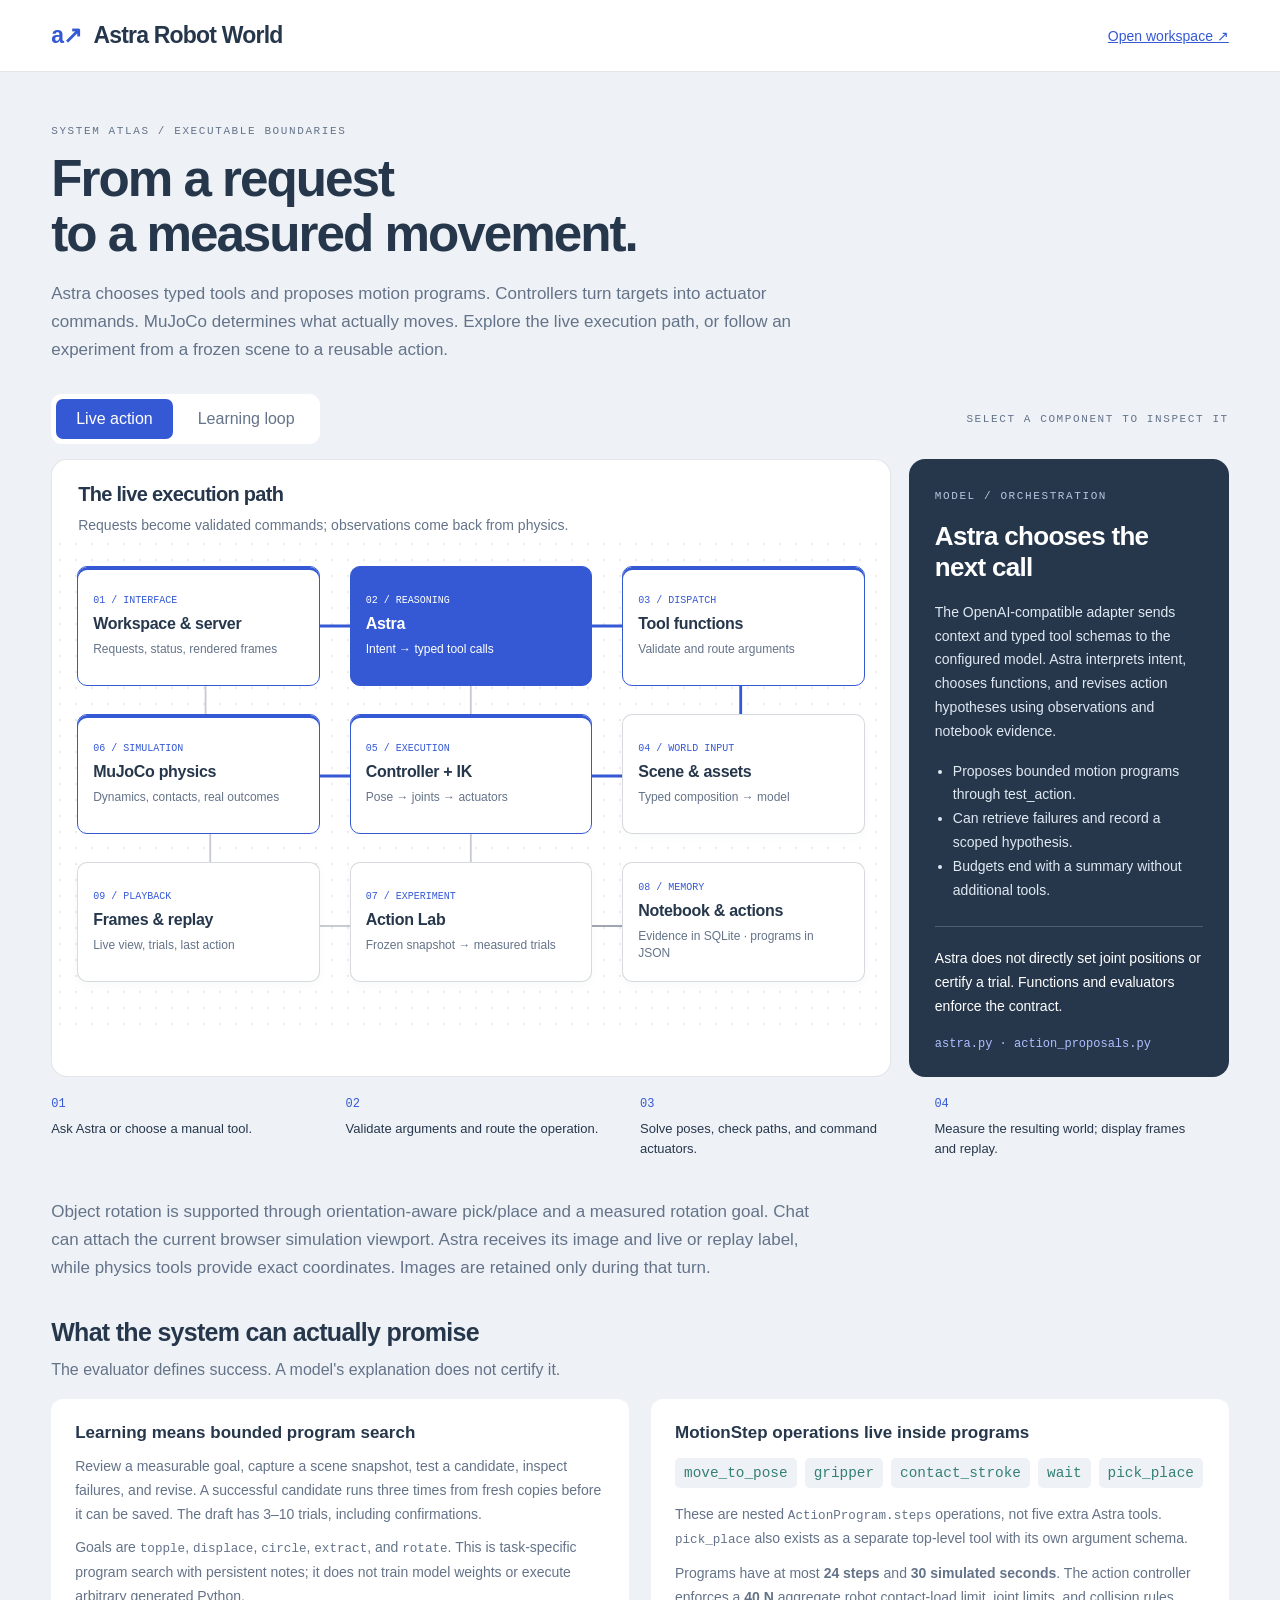
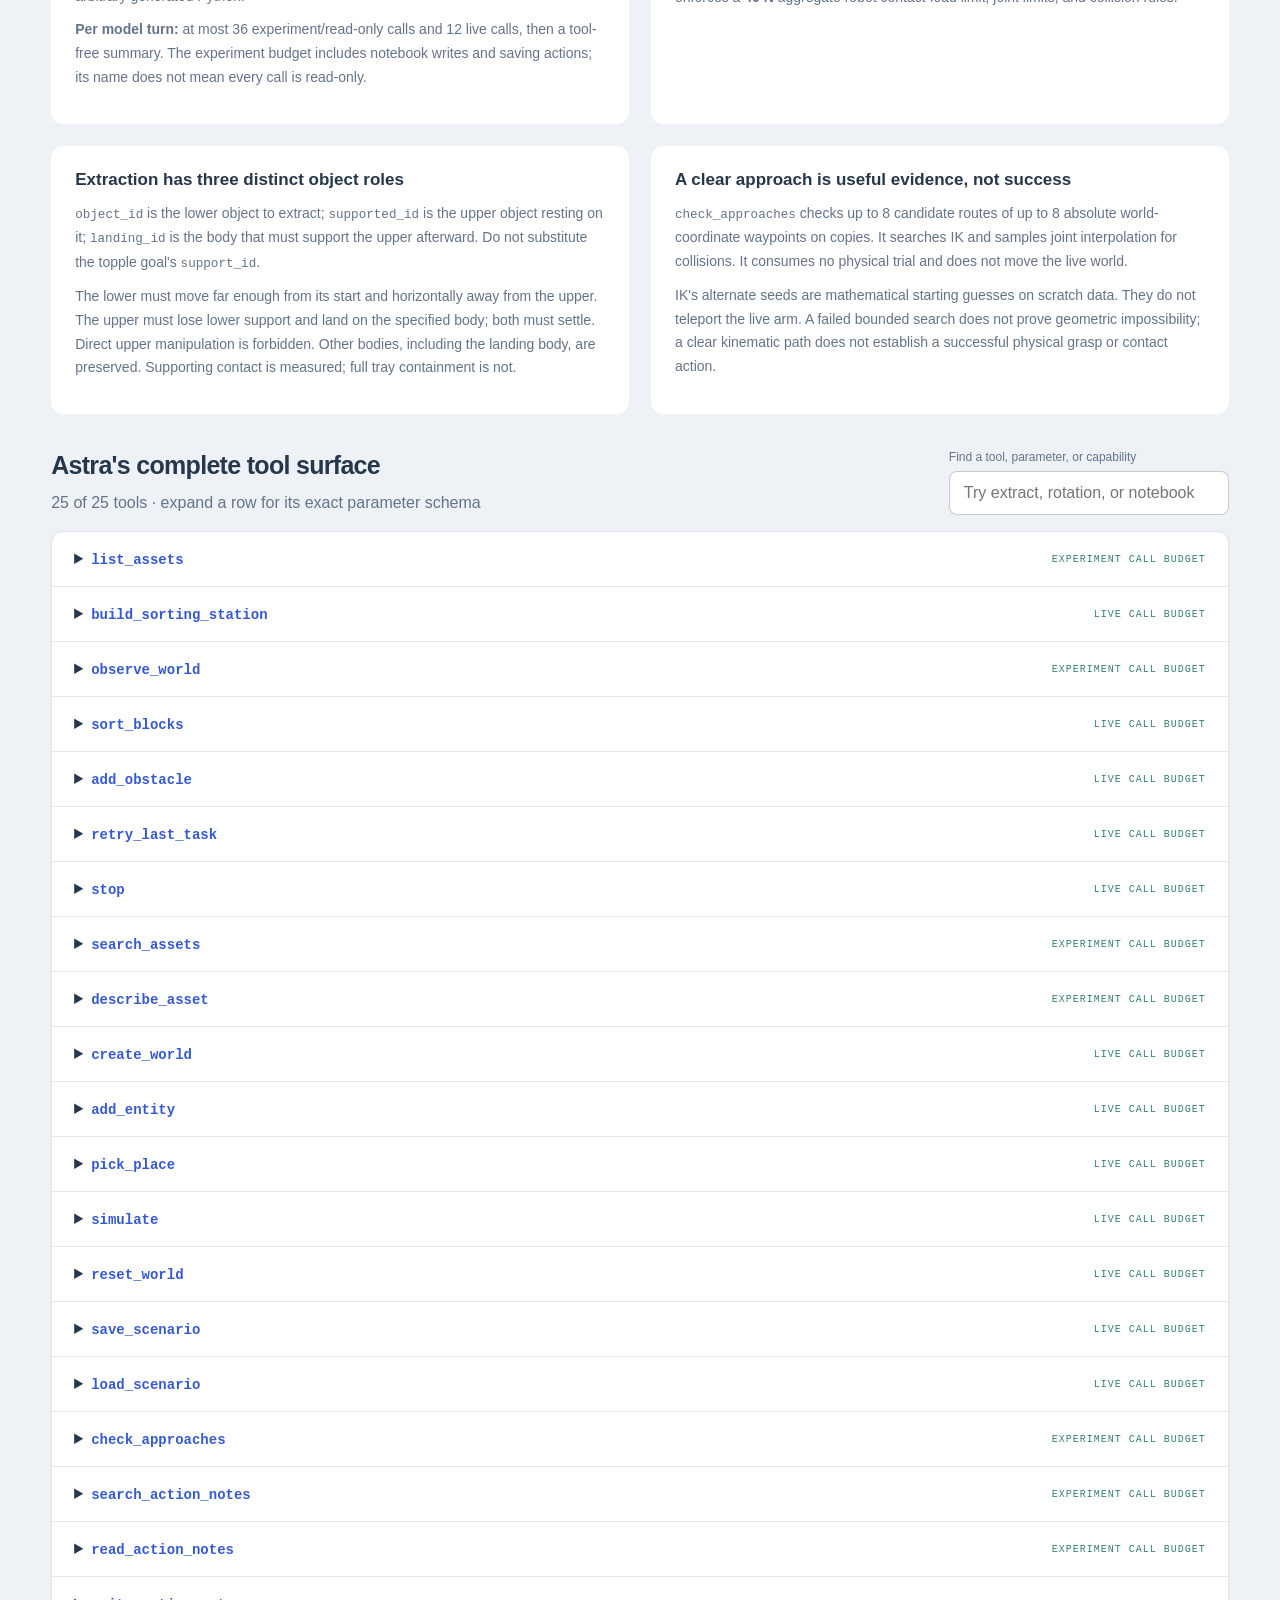
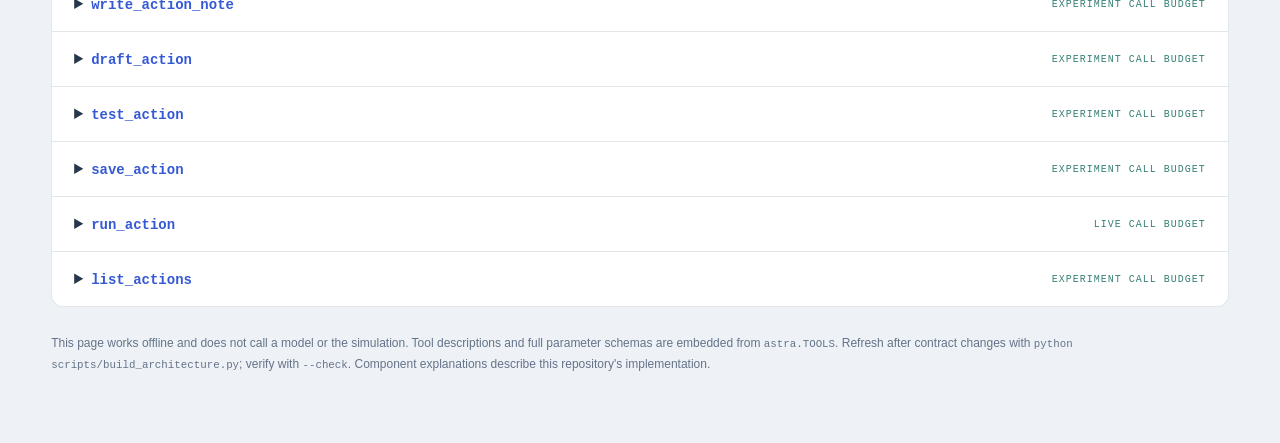
<file: web/architecture.html>
<!doctype html>
<html lang="en">
<head>
<meta charset="utf-8"><meta name="viewport" content="width=device-width,initial-scale=1">
<title>Astra Robot World · Architecture</title>
<style>
:root{--fog:#eef2f6;--paper:#fff;--ink:#26374c;--muted:#647389;--blue:#3559d5;--teal:#357f75;font-family:-apple-system,BlinkMacSystemFont,"Segoe UI",sans-serif;color:var(--ink);background:var(--fog)}*{box-sizing:border-box}body{margin:0}a{color:var(--blue)}button,input{font:inherit}button{cursor:pointer}a:focus-visible,button:focus-visible,input:focus-visible,summary:focus-visible{outline:3px solid var(--blue);outline-offset:4px}header{padding:22px 4vw;background:white;display:flex;justify-content:space-between;gap:20px;border-bottom:1px solid #26374c20}.brand{font-size:23px;font-weight:650;letter-spacing:-.8px;text-decoration:none;color:var(--ink)}.mark{color:var(--blue);margin-right:12px}header>a:last-child{align-self:center;font-size:14px}main{max-width:1500px;margin:auto;padding:42px 4vw 70px}.eyebrow,.meta{font:11px ui-monospace,SFMono-Regular,Consolas,monospace;letter-spacing:1.6px;text-transform:uppercase;color:var(--muted)}h1{font-size:clamp(32px,4vw,52px);letter-spacing:-2px;line-height:1.08;max-width:820px;margin:14px 0 18px;font-weight:650}.intro{max-width:790px;line-height:1.65;font-size:17px;color:var(--muted)}.toolbar{display:flex;gap:16px;align-items:center;justify-content:space-between;margin:30px 0 15px;flex-wrap:wrap}.tabs{display:flex;padding:5px;background:white;border-radius:11px;gap:5px}.tabs button{border:0;border-radius:7px;background:transparent;padding:11px 20px;color:var(--muted)}.tabs button[aria-pressed=true]{background:var(--blue);color:white}.layout{display:grid;grid-template-columns:minmax(0,1fr) 320px;gap:18px;align-items:stretch}.map-panel{background:white;border:1px solid #26374c20;border-radius:16px;overflow:hidden}.map-heading{padding:23px 26px 0}.map-heading h2{margin:0 0 8px;font-size:20px}.map-heading p{line-height:1.6;font-size:14px;margin:0;color:var(--muted)}.map{min-height:490px;position:relative;padding:30px 25px;display:grid;grid-template-columns:repeat(3,minmax(0,1fr));grid-template-rows:repeat(3,120px);gap:28px 30px;background-image:radial-gradient(#26374c1a .8px,transparent .8px);background-size:16px 16px}.wires{position:absolute;inset:0;width:100%;height:100%;pointer-events:none}.wire{fill:none;stroke:#26374c40;stroke-width:2}.wire.active{stroke:var(--blue);stroke-width:3}.node{position:relative;z-index:1;background:white;border:1px solid #26374c30;border-radius:10px;padding:15px;text-align:left;color:var(--ink);display:flex;flex-direction:column;justify-content:center;gap:8px;box-shadow:0 3px 10px #26374c08;min-width:0}.node strong{font-size:16px;line-height:1.2;letter-spacing:-.3px}.node small{font-size:12px;line-height:1.4;color:var(--muted)}.node .id{font:10px ui-monospace,SFMono-Regular,Consolas,monospace;color:var(--blue)}.node.route{border-color:var(--blue);box-shadow:inset 0 3px var(--blue)}.node[aria-pressed=true]{background:var(--blue);color:white}.node[aria-pressed=true] small,.node[aria-pressed=true] .id{color:white}.detail{background:var(--ink);color:white;padding:26px;border-radius:16px;min-width:0}.detail .meta{color:#b6c8df}.detail h2{font-size:26px;letter-spacing:-.7px;margin:18px 0}.detail p,.detail li{font-size:14px;line-height:1.7;color:#e0e8f2}.detail ul{padding-left:18px}.detail code{color:#aebfff;word-break:break-word;font-size:12px}.detail .boundary{border-top:1px solid #ffffff30;margin-top:24px;padding-top:20px;color:white}.sequence{display:flex;gap:0;margin:20px 0 38px;padding:0;list-style:none;counter-reset:steps}.sequence li{flex:1;padding:0 20px 0 0;font-size:13px;line-height:1.6;counter-increment:steps}.sequence li:before{content:counter(steps,decimal-leading-zero);display:block;color:var(--blue);font:12px ui-monospace,monospace;margin-bottom:8px}.section-head{display:flex;align-items:end;justify-content:space-between;gap:20px;margin:36px 0 16px}h2{font-size:25px;letter-spacing:-.7px;margin:0 0 10px}.section-head p{margin:0;color:var(--muted);line-height:1.6}.boundaries{display:grid;grid-template-columns:1fr 1fr;gap:22px}.boundary-block{padding:24px;background:white;border-radius:12px}.boundary-block h3{font-size:17px;margin:0 0 12px}.boundary-block p{font-size:14px;line-height:1.7;margin:10px 0;color:var(--muted)}code,pre{font-family:ui-monospace,SFMono-Regular,Consolas,monospace}code{font-size:.9em}.primitives{display:flex;gap:8px;flex-wrap:wrap;margin:15px 0}.primitives code{background:var(--fog);padding:7px 9px;border-radius:5px;color:var(--teal)}.search{min-width:280px}label{display:block;font-size:12px;margin-bottom:7px;color:var(--muted)}input{background:white;border:1px solid #26374c40;border-radius:8px;padding:12px 14px;width:100%;color:var(--ink)}.catalog{background:white;border:1px solid #26374c20;border-radius:12px;overflow:hidden}.tool{border-bottom:1px solid #26374c20;padding:0 22px}.tool:last-child{border-bottom:0}.tool summary{padding:18px 0;cursor:pointer}.tool summary code{font-size:14px;font-weight:650;color:var(--blue)}.budget{float:right;font:10px ui-monospace,monospace;text-transform:uppercase;letter-spacing:1px;color:var(--teal);margin-top:4px}.tool p{font-size:14px;line-height:1.7;margin:0 0 15px;max-width:950px}.tool pre{font-size:12px;line-height:1.6;background:var(--fog);padding:18px;border-radius:8px;overflow:auto;max-height:450px;margin-bottom:20px}.empty{padding:24px}footer{font-size:12px;line-height:1.7;color:var(--muted);margin-top:26px}[hidden]{display:none!important}@media(max-width:1100px){.layout{grid-template-columns:1fr}.detail{min-height:220px}.map{min-height:490px}.detail h2{margin:10px 0}.detail ul{display:flex;gap:30px;flex-wrap:wrap}.detail li{max-width:290px}}@media(max-width:650px){header{padding:18px 5vw}.brand{font-size:18px}header>a:last-child{font-size:12px}main{padding:28px 5vw 45px}h1{letter-spacing:-1px}.map{padding:22px 12px;gap:25px 12px;grid-template-rows:repeat(3,135px);min-height:500px}.node{padding:10px;gap:7px}.node strong{font-size:13px}.node small{font-size:11px}.node .id{font-size:9px}.map-heading{padding:20px 18px 0}.sequence{display:grid;grid-template-columns:1fr 1fr;gap:20px}.boundaries{grid-template-columns:1fr}.section-head{align-items:stretch;flex-direction:column}.search{min-width:0}.tool{padding:0 15px}.budget{float:none;display:block;margin-top:8px}.detail ul{display:block}}
</style>
</head>
<body>
<header><a class="brand" href="/"><span class="mark">a↗</span>Astra Robot World</a><a href="/">Open workspace ↗</a></header>
<main>
<p class="eyebrow">System atlas / executable boundaries</p>
<h1>From a request<br>to a measured movement.</h1>
<p class="intro">Astra chooses typed tools and proposes motion programs. Controllers turn targets into actuator commands. MuJoCo determines what actually moves. Explore the live execution path, or follow an experiment from a frozen scene to a reusable action.</p>
<div class="toolbar"><div class="tabs" role="group" aria-label="Execution flow"><button type="button" id="live" aria-pressed="true">Live action</button><button type="button" id="learning" aria-pressed="false">Learning loop</button></div><span class="meta">Select a component to inspect it</span></div>
<div class="layout">
<section class="map-panel" aria-labelledby="flow-title"><div class="map-heading"><h2 id="flow-title">The live execution path</h2><p id="flow-description">Requests become validated commands; observations come back from physics.</p></div><div class="map" id="map">
<svg class="wires" viewBox="0 0 900 490" preserveAspectRatio="none" aria-hidden="true"><defs><marker id="arrow" viewBox="0 0 10 10" refX="8" refY="5" markerWidth="5" markerHeight="5" orient="auto-start-reverse"><path d="M0 0L10 5L0 10Z" fill="#3559d5"/></marker></defs><path id="top-wire" class="wire active" d="M170 90H735" marker-end="url(#arrow)"/><path class="wire" d="M740 90V240H170V390H740"/><path id="control-wire" class="wire active" d="M740 90V240H170" marker-end="url(#arrow)"/><path class="wire" d="M165 240V90"/><path id="lab-wire" class="wire" d="M450 90V390H740" marker-end="url(#arrow)"/></svg>
<button class="node route" data-node="ui" type="button" aria-pressed="false"><span class="id">01 / INTERFACE</span><strong>Workspace & server</strong><small>Requests, status, rendered frames</small></button>
<button class="node route" data-node="astra" type="button" aria-pressed="true"><span class="id">02 / REASONING</span><strong>Astra</strong><small>Intent → typed tool calls</small></button>
<button class="node route" data-node="tools" type="button" aria-pressed="false"><span class="id">03 / DISPATCH</span><strong>Tool functions</strong><small>Validate and route arguments</small></button>
<button class="node route" data-node="physics" type="button" aria-pressed="false"><span class="id">06 / SIMULATION</span><strong>MuJoCo physics</strong><small>Dynamics, contacts, real outcomes</small></button>
<button class="node route" data-node="controller" type="button" aria-pressed="false"><span class="id">05 / EXECUTION</span><strong>Controller + IK</strong><small>Pose → joints → actuators</small></button>
<button class="node" data-node="scene" type="button" aria-pressed="false"><span class="id">04 / WORLD INPUT</span><strong>Scene & assets</strong><small>Typed composition → model</small></button>
<button class="node" data-node="replay" type="button" aria-pressed="false"><span class="id">09 / PLAYBACK</span><strong>Frames & replay</strong><small>Live view, trials, last action</small></button>
<button class="node" data-node="lab" type="button" aria-pressed="false"><span class="id">07 / EXPERIMENT</span><strong>Action Lab</strong><small>Frozen snapshot → measured trials</small></button>
<button class="node" data-node="storage" type="button" aria-pressed="false"><span class="id">08 / MEMORY</span><strong>Notebook & actions</strong><small>Evidence in SQLite · programs in JSON</small></button>
</div></section>
<aside class="detail" aria-live="polite" aria-atomic="true"><span class="meta" id="detail-role"></span><h2 id="detail-title"></h2><p id="detail-body"></p><ul id="detail-list"></ul><p class="boundary" id="detail-boundary"></p><code id="detail-source"></code></aside>
</div>
<ol class="sequence" id="sequence"></ol>
<p class="intro">Object rotation is supported through orientation-aware pick/place and a measured rotation goal. Chat can attach the current browser simulation viewport. Astra receives its image and live or replay label, while physics tools provide exact coordinates. Images are retained only during that turn.</p>
<section aria-labelledby="contracts-title"><div class="section-head"><div><h2 id="contracts-title">What the system can actually promise</h2><p>The evaluator defines success. A model's explanation does not certify it.</p></div></div><div class="boundaries">
<article class="boundary-block"><h3>Learning means bounded program search</h3><p>Review a measurable goal, capture a scene snapshot, test a candidate, inspect failures, and revise. A successful candidate runs three times from fresh copies before it can be saved. The draft has 3–10 trials, including confirmations.</p><p>Goals are <code>topple</code>, <code>displace</code>, <code>circle</code>, <code>extract</code>, and <code>rotate</code>. This is task-specific program search with persistent notes; it does not train model weights or execute arbitrary generated Python.</p><p><strong>Per model turn:</strong> at most 36 experiment/read-only calls and 12 live calls, then a tool-free summary. The experiment budget includes notebook writes and saving actions; its name does not mean every call is read-only.</p></article>
<article class="boundary-block"><h3>MotionStep operations live inside programs</h3><div class="primitives"><code>move_to_pose</code><code>gripper</code><code>contact_stroke</code><code>wait</code><code>pick_place</code></div><p>These are nested <code>ActionProgram.steps</code> operations, not five extra Astra tools. <code>pick_place</code> also exists as a separate top-level tool with its own argument schema.</p><p>Programs have at most <strong>24 steps</strong> and <strong>30 simulated seconds</strong>. The action controller enforces a <strong>40 N</strong> aggregate robot contact-load limit, joint limits, and collision rules.</p></article>
<article class="boundary-block"><h3>Extraction has three distinct object roles</h3><p><code>object_id</code> is the lower object to extract; <code>supported_id</code> is the upper object resting on it; <code>landing_id</code> is the body that must support the upper afterward. Do not substitute the topple goal's <code>support_id</code>.</p><p>The lower must move far enough from its start and horizontally away from the upper. The upper must lose lower support and land on the specified body; both must settle. Direct upper manipulation is forbidden. Other bodies, including the landing body, are preserved. Supporting contact is measured; full tray containment is not.</p></article>
<article class="boundary-block"><h3>A clear approach is useful evidence, not success</h3><p><code>check_approaches</code> checks up to 8 candidate routes of up to 8 absolute world-coordinate waypoints on copies. It searches IK and samples joint interpolation for collisions. It consumes no physical trial and does not move the live world.</p><p>IK's alternate seeds are mathematical starting guesses on scratch data. They do not teleport the live arm. A failed bounded search does not prove geometric impossibility; a clear kinematic path does not establish a successful physical grasp or contact action.</p></article>
</div></section>
<section aria-labelledby="catalog-title"><div class="section-head"><div><h2 id="catalog-title">Astra's complete tool surface</h2><p id="catalog-count" role="status"></p></div><div class="search"><label for="search">Find a tool, parameter, or capability</label><input type="search" id="search" placeholder="Try extract, rotation, or notebook" autocomplete="off"></div></div><div id="catalog" class="catalog"></div><p id="empty" class="empty" hidden>No matching tools. Try a tool name or clear the search.</p></section>
<footer>This page works offline and does not call a model or the simulation. Tool descriptions and full parameter schemas are embedded from <code>astra.TOOLS</code>. Refresh after contract changes with <code>python scripts/build_architecture.py</code>; verify with <code>--check</code>. Component explanations describe this repository's implementation.</footer>
</main>
<script id="tool-catalog" type="application/json">
[
  {
    "name": "list_assets",
    "description": "List the supported robot and scene assets.",
    "parameters": {
      "type": "object",
      "properties": {},
      "required": [],
      "additionalProperties": false
    },
    "budget": "experiment"
  },
  {
    "name": "build_sorting_station",
    "description": "Build a new station only when the user requests one. Replaces the scene.",
    "parameters": {
      "type": "object",
      "properties": {
        "seed": {
          "type": "integer"
        },
        "block_colors": {
          "type": "array",
          "minItems": 1,
          "maxItems": 12,
          "items": {
            "type": "string",
            "enum": [
              "red",
              "blue",
              "green"
            ]
          }
        }
      },
      "required": [],
      "additionalProperties": false
    },
    "budget": "live"
  },
  {
    "name": "observe_world",
    "description": "Observe actual object poses, bin membership, robot and last outcome.",
    "parameters": {
      "type": "object",
      "properties": {},
      "required": [],
      "additionalProperties": false
    },
    "budget": "experiment"
  },
  {
    "name": "sort_blocks",
    "description": "Physically grasp and sort blocks into a labeled bin.",
    "parameters": {
      "type": "object",
      "properties": {
        "color": {
          "type": "string",
          "enum": [
            "red",
            "blue",
            "green"
          ]
        },
        "destination_id": {
          "type": "string",
          "enum": [
            "left_bin",
            "right_bin"
          ]
        }
      },
      "required": [
        "color",
        "destination_id"
      ],
      "additionalProperties": false
    },
    "budget": "live"
  },
  {
    "name": "add_obstacle",
    "description": "Add an obstacle to the previous route; omit geometry for automatic placement.",
    "parameters": {
      "type": "object",
      "properties": {
        "position": {
          "type": "array",
          "items": {
            "type": "number"
          },
          "minItems": 3,
          "maxItems": 3
        },
        "half_extents": {
          "type": "array",
          "items": {
            "type": "number",
            "exclusiveMinimum": 0
          },
          "minItems": 3,
          "maxItems": 3
        }
      },
      "required": [],
      "additionalProperties": false
    },
    "budget": "live"
  },
  {
    "name": "retry_last_task",
    "description": "Explicitly reset blocks to the pre-sort trial, retain the obstacle and repeat the last goal.",
    "parameters": {
      "type": "object",
      "properties": {},
      "required": [],
      "additionalProperties": false
    },
    "budget": "live"
  },
  {
    "name": "stop",
    "description": "Cancel the current simulation action and hold position.",
    "parameters": {
      "type": "object",
      "properties": {},
      "required": [],
      "additionalProperties": false
    },
    "budget": "live"
  },
  {
    "name": "search_assets",
    "description": "Search local assets by words in their ID, description, or tags. Learn available assets before constructing a general world.",
    "parameters": {
      "type": "object",
      "properties": {
        "query": {
          "type": "string",
          "default": ""
        },
        "limit": {
          "type": "integer",
          "minimum": 1,
          "maximum": 50,
          "default": 50
        }
      },
      "required": [],
      "additionalProperties": false
    },
    "budget": "experiment"
  },
  {
    "name": "describe_asset",
    "description": "Get dimensions, center origin, physical defaults, geometry and limitations for an asset.",
    "parameters": {
      "type": "object",
      "properties": {
        "asset_id": {
          "type": "string"
        }
      },
      "required": [
        "asset_id"
      ],
      "additionalProperties": false
    },
    "budget": "experiment"
  },
  {
    "name": "create_world",
    "description": "Create a paused general physics scene from catalog assets. Replaces the current scene. A Panda may use pick_place for validated small box or cylinder objects.",
    "parameters": {
      "$defs": {
        "EntitySpec": {
          "additionalProperties": false,
          "properties": {
            "id": {
              "pattern": "^[A-Za-z][A-Za-z0-9_]{0,63}$",
              "title": "Id",
              "type": "string"
            },
            "asset_id": {
              "title": "Asset Id",
              "type": "string"
            },
            "position": {
              "maxItems": 3,
              "minItems": 3,
              "title": "Position",
              "type": "array",
              "items": {
                "type": "number"
              }
            },
            "rotation": {
              "default": [
                0,
                0,
                0
              ],
              "maxItems": 3,
              "minItems": 3,
              "title": "Rotation",
              "type": "array",
              "items": {
                "type": "number"
              }
            },
            "scale": {
              "default": [
                1,
                1,
                1
              ],
              "maxItems": 3,
              "minItems": 3,
              "title": "Scale",
              "type": "array",
              "items": {
                "maximum": 10,
                "minimum": 0.05,
                "type": "number"
              }
            },
            "color": {
              "default": "gray",
              "enum": [
                "red",
                "blue",
                "green",
                "yellow",
                "orange",
                "white",
                "gray",
                "black",
                "purple",
                "cyan",
                "brown"
              ],
              "title": "Color",
              "type": "string"
            },
            "mass": {
              "anyOf": [
                {
                  "exclusiveMinimum": 0,
                  "maximum": 100,
                  "type": "number"
                },
                {
                  "type": "null"
                }
              ],
              "default": null,
              "title": "Mass"
            },
            "friction": {
              "anyOf": [
                {
                  "maximum": 10,
                  "minimum": 0,
                  "type": "number"
                },
                {
                  "type": "null"
                }
              ],
              "default": null,
              "title": "Friction"
            },
            "fixed": {
              "anyOf": [
                {
                  "type": "boolean"
                },
                {
                  "type": "null"
                }
              ],
              "default": null,
              "title": "Fixed"
            }
          },
          "required": [
            "id",
            "asset_id",
            "position"
          ],
          "title": "EntitySpec",
          "type": "object"
        }
      },
      "additionalProperties": false,
      "properties": {
        "name": {
          "maxLength": 120,
          "minLength": 1,
          "title": "Name",
          "type": "string"
        },
        "seed": {
          "default": 7,
          "maximum": 4294967295,
          "minimum": 0,
          "title": "Seed",
          "type": "integer"
        },
        "gravity": {
          "default": [
            0,
            0,
            -9.81
          ],
          "maxItems": 3,
          "minItems": 3,
          "title": "Gravity",
          "type": "array",
          "items": {
            "type": "number"
          }
        },
        "robot": {
          "default": "none",
          "enum": [
            "none",
            "panda"
          ],
          "title": "Robot",
          "type": "string"
        },
        "entities": {
          "items": {
            "$ref": "#/$defs/EntitySpec"
          },
          "maxItems": 64,
          "title": "Entities",
          "type": "array"
        }
      },
      "required": [
        "name"
      ],
      "title": "WorldSpec",
      "type": "object"
    },
    "budget": "live"
  },
  {
    "name": "add_entity",
    "description": "Insert one catalog entity into the current general world while preserving existing robot and object physics state. Requires a unique entity ID. Overlapping placements are rejected without changing the scene.",
    "parameters": {
      "additionalProperties": false,
      "properties": {
        "id": {
          "pattern": "^[A-Za-z][A-Za-z0-9_]{0,63}$",
          "title": "Id",
          "type": "string"
        },
        "asset_id": {
          "title": "Asset Id",
          "type": "string"
        },
        "position": {
          "maxItems": 3,
          "minItems": 3,
          "title": "Position",
          "type": "array",
          "items": {
            "type": "number"
          }
        },
        "rotation": {
          "default": [
            0,
            0,
            0
          ],
          "maxItems": 3,
          "minItems": 3,
          "title": "Rotation",
          "type": "array",
          "items": {
            "type": "number"
          }
        },
        "scale": {
          "default": [
            1,
            1,
            1
          ],
          "maxItems": 3,
          "minItems": 3,
          "title": "Scale",
          "type": "array",
          "items": {
            "maximum": 10,
            "minimum": 0.05,
            "type": "number"
          }
        },
        "color": {
          "default": "gray",
          "enum": [
            "red",
            "blue",
            "green",
            "yellow",
            "orange",
            "white",
            "gray",
            "black",
            "purple",
            "cyan",
            "brown"
          ],
          "title": "Color",
          "type": "string"
        },
        "mass": {
          "anyOf": [
            {
              "exclusiveMinimum": 0,
              "maximum": 100,
              "type": "number"
            },
            {
              "type": "null"
            }
          ],
          "default": null,
          "title": "Mass"
        },
        "friction": {
          "anyOf": [
            {
              "maximum": 10,
              "minimum": 0,
              "type": "number"
            },
            {
              "type": "null"
            }
          ],
          "default": null,
          "title": "Friction"
        },
        "fixed": {
          "anyOf": [
            {
              "type": "boolean"
            },
            {
              "type": "null"
            }
          ],
          "default": null,
          "title": "Fixed"
        }
      },
      "required": [
        "id",
        "asset_id",
        "position"
      ],
      "title": "EntitySpec",
      "type": "object"
    },
    "budget": "live"
  },
  {
    "name": "pick_place",
    "description": "Use a Panda in a general world to physically grasp a supported small box or cylinder and release its center at target_position. Optional target_rotation is absolute intrinsic XYZ radians; supports world-Z turns preserving the current flat support face, verifies orientation within 5 degrees. Other assets may return unsupported_grasp.",
    "parameters": {
      "type": "object",
      "properties": {
        "object_id": {
          "type": "string"
        },
        "target_position": {
          "type": "array",
          "items": {
            "type": "number"
          },
          "minItems": 3,
          "maxItems": 3
        },
        "target_rotation": {
          "type": "array",
          "items": {
            "type": "number"
          },
          "minItems": 3,
          "maxItems": 3,
          "description": "Optional absolute object orientation, intrinsic XYZ radians. Only world-Z turns preserving its flat support face are supported."
        }
      },
      "required": [
        "object_id",
        "target_position"
      ],
      "additionalProperties": false
    },
    "budget": "live"
  },
  {
    "name": "simulate",
    "description": "Advance a general world by the requested simulated seconds, then pause. Reports actual resulting poses.",
    "parameters": {
      "type": "object",
      "properties": {
        "duration": {
          "type": "number",
          "exclusiveMinimum": 0,
          "maximum": 20
        }
      },
      "required": [
        "duration"
      ],
      "additionalProperties": false
    },
    "budget": "live"
  },
  {
    "name": "reset_world",
    "description": "Restore the general world's initial scene and pause it.",
    "parameters": {
      "type": "object",
      "properties": {},
      "required": [],
      "additionalProperties": false
    },
    "budget": "live"
  },
  {
    "name": "save_scenario",
    "description": "Save the current scene and physics state under a local name.",
    "parameters": {
      "type": "object",
      "properties": {
        "name": {
          "type": "string",
          "pattern": "^[A-Za-z0-9][A-Za-z0-9_-]{0,63}$"
        }
      },
      "required": [
        "name"
      ],
      "additionalProperties": false
    },
    "budget": "live"
  },
  {
    "name": "load_scenario",
    "description": "Load a saved local scene and physics state. Replaces the current world.",
    "parameters": {
      "type": "object",
      "properties": {
        "name": {
          "type": "string",
          "pattern": "^[A-Za-z0-9][A-Za-z0-9_-]{0,63}$"
        }
      },
      "required": [
        "name"
      ],
      "additionalProperties": false
    },
    "budget": "live"
  },
  {
    "name": "check_approaches",
    "description": "Read-only check of up to 8 candidate approach routes, each up to 8 absolute world-coordinate pose waypoints. Tests IK and sampled collision clearance on a scene copy with the current gripper configuration; returns failed waypoint and blocking geometry. Does not move the live robot, spend a physical trial, or prove contact-action success.",
    "parameters": {
      "$defs": {
        "ApproachCandidate": {
          "additionalProperties": false,
          "properties": {
            "name": {
              "maxLength": 80,
              "minLength": 1,
              "title": "Name",
              "type": "string"
            },
            "waypoints": {
              "items": {
                "$ref": "#/$defs/ApproachWaypoint"
              },
              "maxItems": 8,
              "minItems": 1,
              "title": "Waypoints",
              "type": "array"
            }
          },
          "required": [
            "name",
            "waypoints"
          ],
          "title": "ApproachCandidate",
          "type": "object"
        },
        "ApproachWaypoint": {
          "additionalProperties": false,
          "properties": {
            "position": {
              "maxItems": 3,
              "minItems": 3,
              "title": "Position",
              "type": "array",
              "items": {
                "type": "number"
              }
            },
            "rotation": {
              "anyOf": [
                {
                  "maxItems": 3,
                  "minItems": 3,
                  "type": "array",
                  "items": {
                    "type": "number"
                  }
                },
                {
                  "type": "null"
                }
              ],
              "default": null,
              "title": "Rotation"
            }
          },
          "required": [
            "position"
          ],
          "title": "ApproachWaypoint",
          "type": "object"
        }
      },
      "additionalProperties": false,
      "properties": {
        "candidates": {
          "items": {
            "$ref": "#/$defs/ApproachCandidate"
          },
          "maxItems": 8,
          "minItems": 1,
          "title": "Candidates",
          "type": "array"
        }
      },
      "required": [
        "candidates"
      ],
      "title": "CheckApproachesArgs",
      "type": "object"
    },
    "budget": "experiment"
  },
  {
    "name": "search_action_notes",
    "description": "Search persistent experiment evidence and Astra interpretation notes by words. Returns experiment IDs; read_action_notes retrieves their chronological history.",
    "parameters": {
      "additionalProperties": false,
      "properties": {
        "query": {
          "default": "",
          "maxLength": 200,
          "title": "Query",
          "type": "string"
        },
        "limit": {
          "default": 20,
          "maximum": 50,
          "minimum": 1,
          "title": "Limit",
          "type": "integer"
        }
      },
      "title": "SearchNotebookArgs",
      "type": "object"
    },
    "budget": "experiment"
  },
  {
    "name": "read_action_notes",
    "description": "Read a persistent experiment notebook, including failed candidates, measured trials and model notes. Use after_id to paginate. Notes are interpretations, not verified facts.",
    "parameters": {
      "additionalProperties": false,
      "properties": {
        "experiment_id": {
          "pattern": "^[a-f0-9]{32}$",
          "title": "Experiment Id",
          "type": "string"
        },
        "limit": {
          "default": 50,
          "maximum": 50,
          "minimum": 1,
          "title": "Limit",
          "type": "integer"
        },
        "after_id": {
          "default": 0,
          "minimum": 0,
          "title": "After Id",
          "type": "integer"
        }
      },
      "required": [
        "experiment_id"
      ],
      "title": "ReadNotebookArgs",
      "type": "object"
    },
    "budget": "experiment"
  },
  {
    "name": "write_action_note",
    "description": "Append a concise hypothesis, interpretation, or scoped lesson to an existing experiment. Optional trial_number links to measured evidence. Cannot change trial outcomes or verification.",
    "parameters": {
      "additionalProperties": false,
      "properties": {
        "experiment_id": {
          "pattern": "^[a-f0-9]{32}$",
          "title": "Experiment Id",
          "type": "string"
        },
        "text": {
          "maxLength": 3000,
          "minLength": 1,
          "title": "Text",
          "type": "string"
        },
        "trial_number": {
          "anyOf": [
            {
              "maximum": 10,
              "minimum": 1,
              "type": "integer"
            },
            {
              "type": "null"
            }
          ],
          "default": null,
          "title": "Trial Number"
        }
      },
      "required": [
        "experiment_id",
        "text"
      ],
      "title": "NoteArgs",
      "type": "object"
    },
    "budget": "experiment"
  },
  {
    "name": "draft_action",
    "description": "Capture an immutable current-scene snapshot and fixed measurable goal for a new action experiment. Budget includes two confirmation trials. Does not change the live scene.",
    "parameters": {
      "$defs": {
        "GoalSpec": {
          "additionalProperties": false,
          "properties": {
            "kind": {
              "enum": [
                "topple",
                "displace",
                "circle",
                "extract",
                "rotate"
              ],
              "title": "Kind",
              "type": "string"
            },
            "object_id": {
              "anyOf": [
                {
                  "pattern": "^[A-Za-z][A-Za-z0-9_]{0,63}$",
                  "type": "string"
                },
                {
                  "type": "null"
                }
              ],
              "default": null,
              "title": "Object Id"
            },
            "radius": {
              "default": 0.06,
              "maximum": 0.12,
              "minimum": 0.02,
              "title": "Radius",
              "type": "number"
            },
            "plane": {
              "default": "xy",
              "enum": [
                "xy",
                "xz",
                "yz"
              ],
              "title": "Plane",
              "type": "string"
            },
            "support_id": {
              "anyOf": [
                {
                  "pattern": "^[A-Za-z][A-Za-z0-9_]{0,63}$",
                  "type": "string"
                },
                {
                  "type": "null"
                }
              ],
              "default": null,
              "title": "Support Id"
            },
            "supported_id": {
              "anyOf": [
                {
                  "pattern": "^[A-Za-z][A-Za-z0-9_]{0,63}$",
                  "type": "string"
                },
                {
                  "type": "null"
                }
              ],
              "default": null,
              "title": "Supported Id"
            },
            "landing_id": {
              "anyOf": [
                {
                  "pattern": "^[A-Za-z][A-Za-z0-9_]{0,63}$",
                  "type": "string"
                },
                {
                  "type": "null"
                }
              ],
              "default": null,
              "title": "Landing Id"
            },
            "min_displacement": {
              "default": 0.04,
              "maximum": 0.5,
              "minimum": 0.01,
              "title": "Min Displacement",
              "type": "number"
            },
            "target_position": {
              "anyOf": [
                {
                  "maxItems": 3,
                  "minItems": 3,
                  "type": "array",
                  "items": {
                    "type": "number"
                  }
                },
                {
                  "type": "null"
                }
              ],
              "default": null,
              "title": "Target Position"
            },
            "target_rotation": {
              "anyOf": [
                {
                  "maxItems": 3,
                  "minItems": 3,
                  "type": "array",
                  "items": {
                    "type": "number"
                  }
                },
                {
                  "type": "null"
                }
              ],
              "default": null,
              "title": "Target Rotation"
            },
            "angular_tolerance": {
              "default": 0.08726646259971647,
              "maximum": 0.2617993877991494,
              "minimum": 0.008726646259971648,
              "title": "Angular Tolerance",
              "type": "number"
            },
            "tolerance": {
              "default": 0.04,
              "maximum": 0.1,
              "minimum": 0.005,
              "title": "Tolerance",
              "type": "number"
            },
            "preserve_ids": {
              "items": {
                "pattern": "^[A-Za-z][A-Za-z0-9_]{0,63}$",
                "type": "string"
              },
              "maxItems": 64,
              "title": "Preserve Ids",
              "type": "array"
            },
            "preserve_tolerance": {
              "default": 0.02,
              "maximum": 0.05,
              "minimum": 0.001,
              "title": "Preserve Tolerance",
              "type": "number"
            }
          },
          "required": [
            "kind"
          ],
          "title": "GoalSpec",
          "type": "object"
        }
      },
      "additionalProperties": false,
      "properties": {
        "name": {
          "pattern": "^[A-Za-z][A-Za-z0-9_]{0,63}$",
          "title": "Name",
          "type": "string"
        },
        "goal": {
          "$ref": "#/$defs/GoalSpec"
        },
        "trial_budget": {
          "default": 5,
          "maximum": 10,
          "minimum": 3,
          "title": "Trial Budget",
          "type": "integer"
        }
      },
      "required": [
        "name",
        "goal"
      ],
      "title": "DraftActionArgs",
      "type": "object"
    },
    "budget": "experiment"
  },
  {
    "name": "test_action",
    "description": "Test a typed motion program on a copy of the draft snapshot. Returns physical measurements, failure diagnostics, and verified after three successful fresh-state runs. Revise failed candidates within the remaining budget.",
    "parameters": {
      "$defs": {
        "ActionProgram": {
          "additionalProperties": false,
          "properties": {
            "version": {
              "const": 1,
              "default": 1,
              "title": "Version",
              "type": "integer"
            },
            "steps": {
              "items": {
                "$ref": "#/$defs/MotionStep"
              },
              "maxItems": 24,
              "minItems": 1,
              "title": "Steps",
              "type": "array"
            }
          },
          "required": [
            "steps"
          ],
          "title": "ActionProgram",
          "type": "object"
        },
        "MotionStep": {
          "additionalProperties": false,
          "properties": {
            "op": {
              "enum": [
                "move_to_pose",
                "gripper",
                "contact_stroke",
                "wait",
                "pick_place"
              ],
              "title": "Op",
              "type": "string"
            },
            "position": {
              "anyOf": [
                {
                  "maxItems": 3,
                  "minItems": 3,
                  "type": "array",
                  "items": {
                    "type": "number"
                  }
                },
                {
                  "type": "null"
                }
              ],
              "default": null,
              "title": "Position"
            },
            "reference_id": {
              "anyOf": [
                {
                  "pattern": "^[A-Za-z][A-Za-z0-9_]{0,63}$",
                  "type": "string"
                },
                {
                  "type": "null"
                }
              ],
              "default": null,
              "title": "Reference Id"
            },
            "rotation": {
              "anyOf": [
                {
                  "maxItems": 3,
                  "minItems": 3,
                  "type": "array",
                  "items": {
                    "type": "number"
                  }
                },
                {
                  "type": "null"
                }
              ],
              "default": null,
              "title": "Rotation"
            },
            "target_rotation": {
              "anyOf": [
                {
                  "maxItems": 3,
                  "minItems": 3,
                  "type": "array",
                  "items": {
                    "type": "number"
                  }
                },
                {
                  "type": "null"
                }
              ],
              "default": null,
              "title": "Target Rotation"
            },
            "opened": {
              "anyOf": [
                {
                  "type": "boolean"
                },
                {
                  "type": "null"
                }
              ],
              "default": null,
              "title": "Opened"
            },
            "direction": {
              "anyOf": [
                {
                  "maxItems": 3,
                  "minItems": 3,
                  "type": "array",
                  "items": {
                    "type": "number"
                  }
                },
                {
                  "type": "null"
                }
              ],
              "default": null,
              "title": "Direction"
            },
            "distance": {
              "default": 0.1,
              "exclusiveMinimum": 0,
              "maximum": 0.25,
              "title": "Distance",
              "type": "number"
            },
            "speed": {
              "default": 0.06,
              "maximum": 0.2,
              "minimum": 0.01,
              "title": "Speed",
              "type": "number"
            },
            "seconds": {
              "default": 1.0,
              "maximum": 5.0,
              "minimum": 0.02,
              "title": "Seconds",
              "type": "number"
            },
            "contact_ids": {
              "items": {
                "pattern": "^[A-Za-z][A-Za-z0-9_]{0,63}$",
                "type": "string"
              },
              "maxItems": 8,
              "title": "Contact Ids",
              "type": "array"
            },
            "object_id": {
              "anyOf": [
                {
                  "pattern": "^[A-Za-z][A-Za-z0-9_]{0,63}$",
                  "type": "string"
                },
                {
                  "type": "null"
                }
              ],
              "default": null,
              "title": "Object Id"
            }
          },
          "required": [
            "op"
          ],
          "title": "MotionStep",
          "type": "object"
        }
      },
      "additionalProperties": false,
      "properties": {
        "draft_id": {
          "maxLength": 64,
          "minLength": 1,
          "title": "Draft Id",
          "type": "string"
        },
        "program": {
          "$ref": "#/$defs/ActionProgram"
        }
      },
      "required": [
        "draft_id",
        "program"
      ],
      "title": "TestActionArgs",
      "type": "object"
    },
    "budget": "experiment"
  },
  {
    "name": "save_action",
    "description": "Save the latest verified program as a reusable named action. Unverified or failed candidates cannot be saved as successful.",
    "parameters": {
      "additionalProperties": false,
      "properties": {
        "draft_id": {
          "maxLength": 64,
          "minLength": 1,
          "title": "Draft Id",
          "type": "string"
        }
      },
      "required": [
        "draft_id"
      ],
      "title": "SaveActionArgs",
      "type": "object"
    },
    "budget": "experiment"
  },
  {
    "name": "run_action",
    "description": "Revalidate a saved action on a copy of the current world, then physically execute it in the LIVE world. Optional bindings map original entity IDs to current IDs.",
    "parameters": {
      "additionalProperties": false,
      "properties": {
        "name": {
          "pattern": "^[A-Za-z][A-Za-z0-9_]{0,63}$",
          "title": "Name",
          "type": "string"
        },
        "bindings": {
          "maxProperties": 64,
          "patternProperties": {
            "^[A-Za-z][A-Za-z0-9_]{0,63}$": {
              "pattern": "^[A-Za-z][A-Za-z0-9_]{0,63}$",
              "type": "string"
            }
          },
          "title": "Bindings",
          "type": "object"
        }
      },
      "required": [
        "name"
      ],
      "title": "RunActionArgs",
      "type": "object"
    },
    "budget": "live"
  },
  {
    "name": "list_actions",
    "description": "List saved, tested action programs and their supported goals.",
    "parameters": {
      "type": "object",
      "properties": {},
      "required": [],
      "additionalProperties": false
    },
    "budget": "experiment"
  }
]
</script>
<script>
'use strict';
const components={
ui:{role:'Request & observation boundary',title:'Workspace & server',body:'The browser presents the live scene, conversation, goal review, experiment status, notebook, and replay controls. FastAPI coordinates sessions and streams progress.',items:['Chat or manual tool requests enter the session dispatcher.','Action proposals are reviewed before the learning experiment starts.','Rendered JPEG frames and status come from server state.'],boundary:'A UI animation or a model message is not physical evidence. Read measured tool results.',source:'web/ · server.py · action_proposals.py'},
astra:{role:'Model / orchestration',title:'Astra chooses the next call',body:'The OpenAI-compatible adapter sends context and typed tool schemas to the configured model. Astra interprets intent, chooses functions, and revises action hypotheses using observations and notebook evidence.',items:['Proposes bounded motion programs through test_action.','Can retrieve failures and record a scoped hypothesis.','Budgets end with a summary without additional tools.'],boundary:'Astra does not directly set joint positions or certify a trial. Functions and evaluators enforce the contract.',source:'astra.py · action_proposals.py'},
tools:{role:'Typed application boundary',title:'Tools route the request',body:'Named functions expose supported world operations. Pydantic contracts validate arguments; the active session dispatches into scene construction, manipulation, observation, approach checks, or Action Lab.',items:['Scene tools build or modify supported asset worlds.','Action tools draft, test, save, and run typed programs.','Measured results return to the model and UI.'],boundary:'The catalog below is the top-level model tool surface. MotionStep operations are nested data inside test_action.',source:'tools.py · session.py · general_session.py'},
scene:{role:'Physics model inputs',title:'Scene & assets',body:'The asset catalog supplies supported geometry, dimensions, physical defaults, and limitations. WorldSpec defines entities and a robot; the builder compiles the scene into MuJoCo model and state.',items:['General worlds support catalog composition and optional Panda.','The sorting station retains its specialized demo path.','Saved scenarios preserve scene and physics state.'],boundary:'An asset being renderable does not imply that the gripper supports grasping it. Entity IDs bind programs to bodies.',source:'catalog.py · world_spec.py · world_builder.py · scene.py · assets/'},
controller:{role:'Kinematics → actuation',title:'IK solves. Controllers move.',body:'Inverse kinematics solves for joint angles matching a requested gripper pose. The controller checks paths and advances actuator targets while MuJoCo steps the dynamics.',items:['IK uses scratch state and bounded alternate starting guesses.','Joint interpolation and contact checks constrain execution.','ActionController adds time, force, grasp, and stroke rules.'],boundary:'Trying another IK seed changes a numerical search, not the physical arm. Only execution sends actuator commands.',source:'motion.py · action_motion.py · approaches.py'},
physics:{role:'Source of physical evidence',title:'MuJoCo determines the outcome',body:'The compiled model and evolving data hold actual body poses, velocities, contacts, and simulation time. Gravity, friction, actuator dynamics, and collisions determine what happens.',items:['Controllers step the simulation under their limits.','Observations report resulting state, not requested targets.','Evaluators measure settling, contact, displacement, and traces.'],boundary:'A successful command submission is not the same as a successful grasp or goal. The physical measurements decide.',source:'simulation.py · action_lab.py · circle_measure.py'},
lab:{role:'Isolated candidate search',title:'Action Lab tests fresh copies',body:'draft_action captures an immutable scene snapshot and fixed goal. test_action clones that snapshot for each trial, executes a typed candidate, and records measured outcomes.',items:['Failed candidates can be revised within the draft budget.','Verification requires one success plus two fresh-state confirmations.','run_action revalidates on a current-world copy before live execution.'],boundary:'Experiments do not advance the live world. A saved program is bounded to supported goals and is rechecked before reuse.',source:'action_lab.py · action_contracts.py · action_motion.py'},
storage:{role:'Persistent evidence & reusable programs',title:'Two kinds of durable memory',body:'The notebook stores experiment history: fixed goals, candidate programs, trials, failures, and model notes. Saved action JSON stores a verified reusable program and its tested context.',items:['actions/notebook.sqlite3: chronological experiment evidence.','actions/<name>.json: validated reusable actions.','scenarios/: saved scene and physics snapshots.'],boundary:'Notes are interpretations, not verified facts. Notebook entries cannot override evaluator outcomes. Replay frames are separate, temporary memory.',source:'action_notebook.py · action_lab.py · general_session.py'},
replay:{role:'Read-only visual evidence',title:'Watch the world or its recording',body:'The live camera renders current simulation state. Experiment previews show recorded sandbox trials. Last-action replay shows recorded frames from a live motion, including completed or failed outcomes.',items:['GET /experiments exposes trial recording metadata.','GET /action-replay exposes last live-action metadata.','GET /frame.jpg?view=action reads an action recording frame.'],boundary:'Replaying frames does not rerun physics or rewind the live scene. Recordings are bounded in memory and clear on restart; notebook evidence and saved JSON persist.',source:'rendering.py · experiment_preview.py · server.py'}
};
const flows={live:{title:'The live execution path',description:'Requests become validated commands; observations come back from physics.',nodes:['ui','astra','tools','controller','physics'],steps:['Ask Astra or choose a manual tool.','Validate arguments and route the operation.','Solve poses, check paths, and command actuators.','Measure the resulting world; display frames and replay.']},learning:{title:'The learning loop',description:'A fixed goal and fresh scene copies make candidate outcomes comparable.',nodes:['ui','astra','tools','lab','storage','replay'],steps:['Review the goal, then freeze the current scene.','Preflight approaches; test and revise typed programs.','Require three successful fresh-state runs; save evidence.','Save the program; revalidate before a later live run.']}};
function selectComponent(key){const c=components[key];document.querySelectorAll('[data-node]').forEach(b=>b.setAttribute('aria-pressed',String(b.dataset.node===key)));document.getElementById('detail-role').textContent=c.role;document.getElementById('detail-title').textContent=c.title;document.getElementById('detail-body').textContent=c.body;document.getElementById('detail-boundary').textContent=c.boundary;document.getElementById('detail-source').textContent=c.source;document.getElementById('detail-list').replaceChildren(...c.items.map(value=>{const li=document.createElement('li');li.textContent=value;return li;}));}
function selectFlow(key){const flow=flows[key];['live','learning'].forEach(id=>document.getElementById(id).setAttribute('aria-pressed',String(id===key)));document.getElementById('flow-title').textContent=flow.title;document.getElementById('flow-description').textContent=flow.description;document.querySelectorAll('[data-node]').forEach(b=>b.classList.toggle('route',flow.nodes.includes(b.dataset.node)));document.getElementById('control-wire').classList.toggle('active',key==='live');document.getElementById('lab-wire').classList.toggle('active',key==='learning');document.getElementById('sequence').replaceChildren(...flow.steps.map(value=>{const li=document.createElement('li');li.textContent=value;return li;}));selectComponent(key==='live'?'astra':'lab');}
document.querySelectorAll('[data-node]').forEach(b=>b.addEventListener('click',()=>selectComponent(b.dataset.node)));['live','learning'].forEach(key=>document.getElementById(key).addEventListener('click',()=>selectFlow(key)));
const tools=JSON.parse(document.getElementById('tool-catalog').textContent);
const rows=tools.map(tool=>{const row=document.createElement('details');row.className='tool';const summary=document.createElement('summary');const name=document.createElement('code');name.textContent=tool.name;const budget=document.createElement('span');budget.className='budget';budget.textContent=tool.budget+' call budget';summary.append(name,budget);const description=document.createElement('p');description.textContent=tool.description;const label=document.createElement('p');label.textContent='Full parameter schema';const schema=document.createElement('pre');schema.textContent=JSON.stringify(tool.parameters,null,2);row.append(summary,description,label,schema);document.getElementById('catalog').append(row);return {row,text:JSON.stringify(tool).toLowerCase()};});
function filterTools(){const query=document.getElementById('search').value.trim().toLowerCase();let count=0;rows.forEach(({row,text})=>{row.hidden=!text.includes(query);if(!row.hidden)count++;});document.getElementById('catalog-count').textContent=count+' of '+tools.length+' tools · expand a row for its exact parameter schema';document.getElementById('empty').hidden=count!==0;document.getElementById('catalog').hidden=count===0;}
document.getElementById('search').addEventListener('input',filterTools);filterTools();selectFlow('live');
</script>
</body>
</html>
</file>
